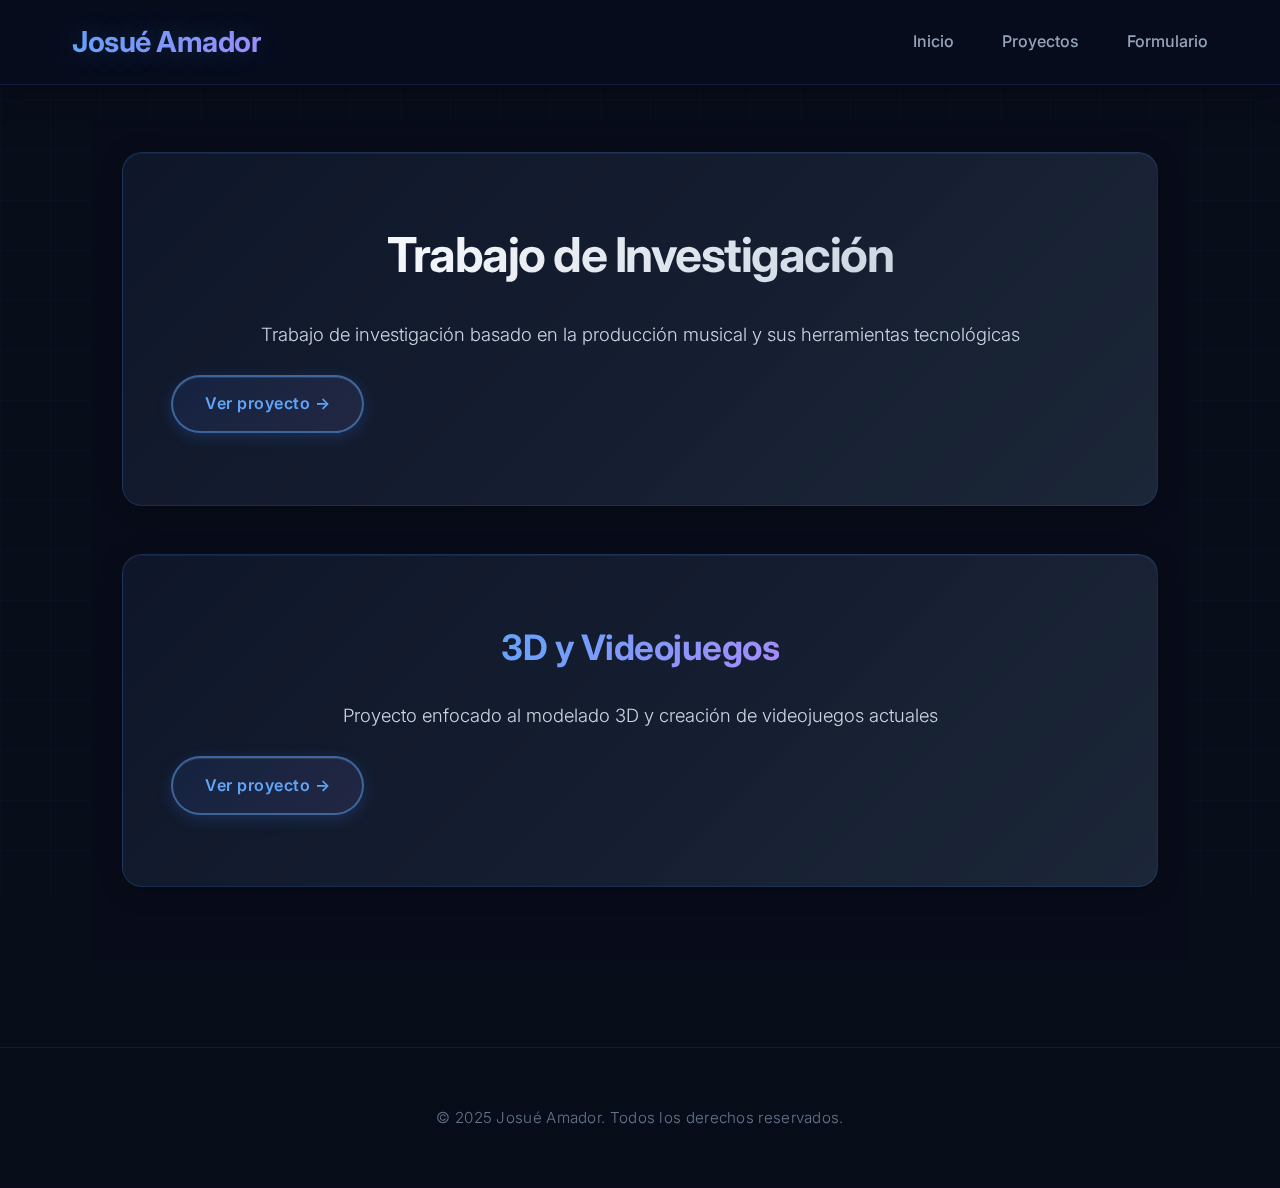
<file: index.html>
<!DOCTYPE html>
<html lang="es">
<head>
  <meta charset="UTF-8">
  <meta name="viewport" content="width=device-width, initial-scale=1.0">
  <title>Josué Amador</title>
  <link rel="stylesheet" href="index.css">
  <link href="https://fonts.googleapis.com/css2?family=Inter:wght@300;400;500;600;700&display=swap" rel="stylesheet">
</head>
<body>

  <header>
    <nav>
      <div class="logo">Josué Amador</div>
      <div class="nav-links">
        <a href="index.html">Inicio</a>
        <a href="proyectos.html">Proyectos</a>
        <a href="formulario.html">Formulario</a>
      </div>
    </nav>
  </header>

  <main>
    <!-- Proyecto 1 con enlace al detalle -->
    <section class="hero">
      <h1><a href="proyecto1.html" class="project-link">Trabajo de Investigación</a></h1>
      <p>Trabajo de investigación basado en la producción musical y sus herramientas tecnológicas</p>
      <a href="proyecto1.html" class="btn">Ver proyecto →</a>
    </section>

    <!-- Proyecto 2 con enlace al detalle -->
    <section class="services">
      <h2><a href="proyecto2.html" class="project-link">3D y Videojuegos</a></h2>
      <p>Proyecto enfocado al modelado 3D y creación de videojuegos actuales</p>
      <a href="proyecto2.html" class="btn">Ver proyecto →</a>
    </section>
  </main>

  <footer>
    <div class="footer-content">
      <p>© 2025 Josué Amador. Todos los derechos reservados.</p>
    </div>
  </footer>

</body>
</html>
</file>
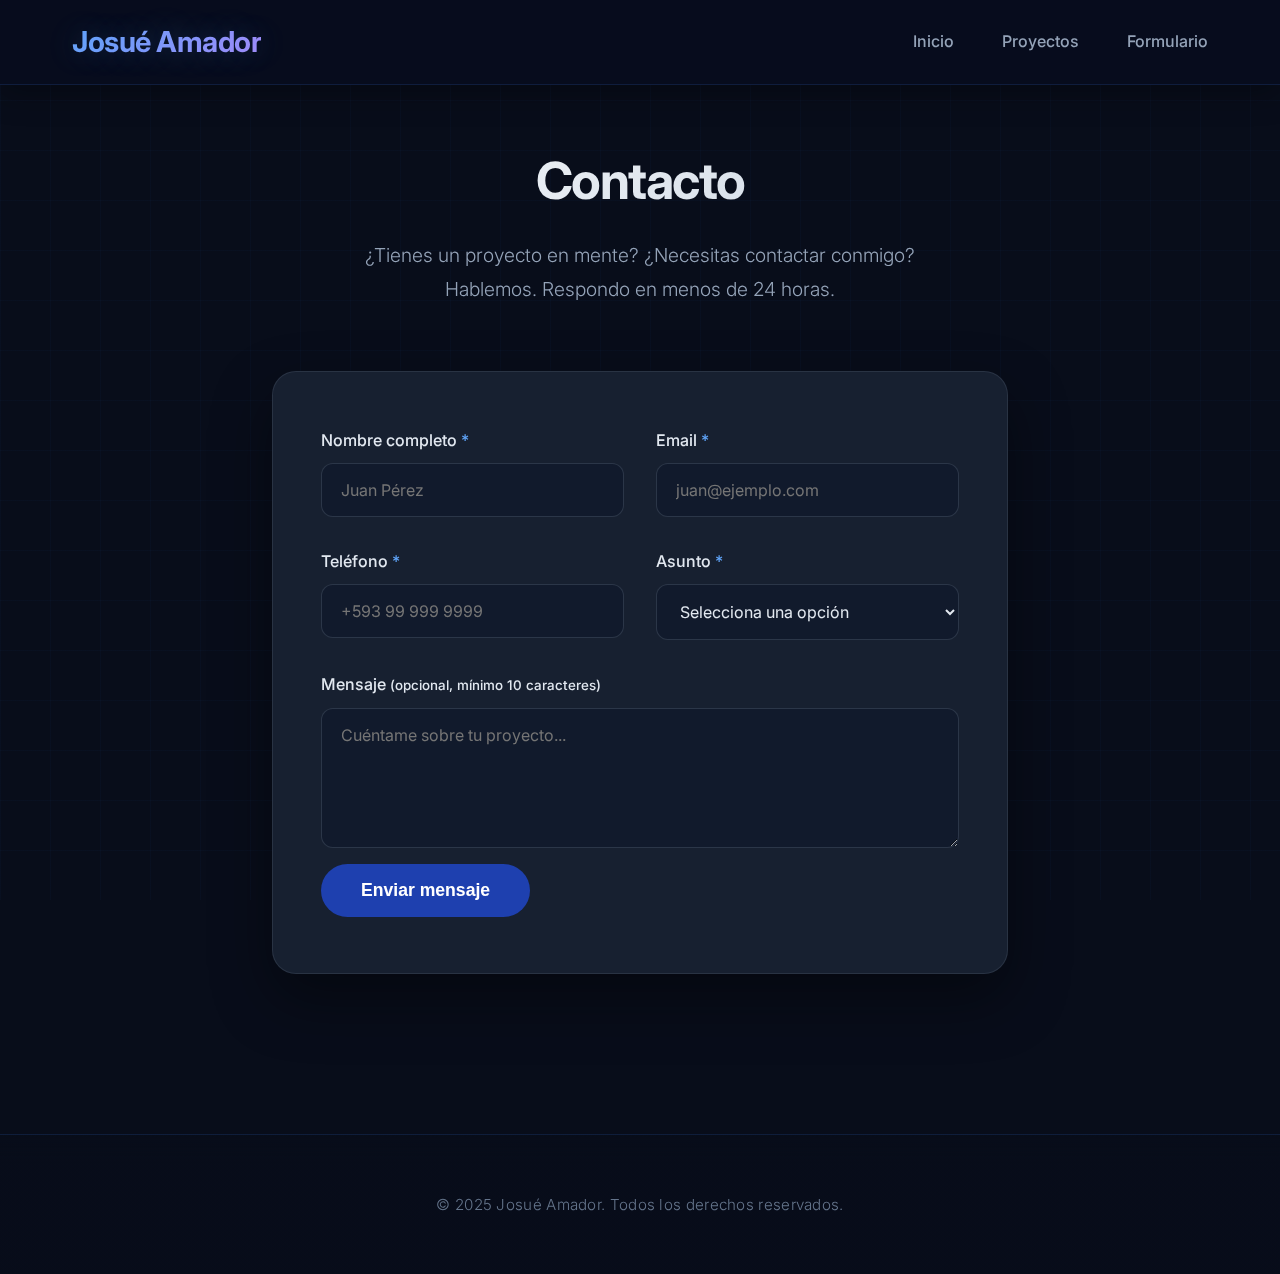
<file: formulario.html>
<!DOCTYPE html>
<html lang="es">
<head>
  <meta charset="UTF-8">
  <meta name="viewport" content="width=device-width, initial-scale=1.0">
  <title>Contacto</title>
  <link rel="stylesheet" href="index.css">
  <link href="https://fonts.googleapis.com/css2?family=Inter:wght@300;400;500;600;700&display=swap" rel="stylesheet">

  <style>
    .contact-container {
      max-width: 800px;
      margin: 140px auto 10rem;
      padding: 0 2rem;
    }

    .contact-header {
      text-align: center;
      margin-bottom: 4rem;
    }

    .contact-header h1 {
      font-size: 3.2rem;
      color: #f8fafc;
      margin-bottom: 1rem;
    }

    .contact-header p {
      font-size: 1.2rem;
      color: #94a3b8;
    max-width: 600px;
      margin: 0 auto;
    }

    .contact-form {
      background: rgba(30, 41, 59, 0.7);
      backdrop-filter: blur(12px);
      border: 1px solid rgba(148, 163, 184, 0.15);
      border-radius: 24px;
      padding: 3.5rem 3rem;
      box-shadow: 0 25px 60px rgba(0, 0, 0, 0.4);
    }

    .form-grid {
      display: grid;
      grid-template-columns: repeat(auto-fit, minmax(300px, 1fr));
      gap: 2rem;
      margin-bottom: 2rem;
    }

    .form-group {
      display: flex;
      flex-direction: column;
    }

    label {
      color: #e2e8f0;
      font-weight: 500;
      margin-bottom: 0.6rem;
      font-size: 1rem;
    }

    input, select, textarea {
      background: rgba(15, 23, 42, 0.6);
      border: 1px solid rgba(148, 163, 184, 0.2);
      border-radius: 12px;
      padding: 1rem 1.2rem;
      color: #e2e8f0;
      font-family: 'Inter', sans-serif;
      font-size: 1rem;
      transition: all 0.3s ease;
    }

    input:focus, select:focus, textarea:focus {
      outline: none;
      border-color: #60a5fa;
      box-shadow: 0 0 0 3px rgba(96, 165, 250, 0.2);
      background: rgba(15, 23, 42, 0.9);
    }

    textarea {
      min-height: 140px;
      resize: vertical;
    }

    .full-width {
      grid-column: 1 / -1;
    }

    button {
      background: #1e40af;
      color: white;
      border: none;
      padding: 1rem 2.5rem;
      font-size: 1.1rem;
      font-weight: 600;
      border-radius: 50px;
      cursor: pointer;
      transition: all 0.4s ease;
      margin-top: 1rem;
    }

    button:hover {
      background: #60a5fa;
      transform: translateY(-3px);
      box-shadow: 0 15px 30px rgba(96, 165, 250, 0.4);
    }

    .required {
      color: #60a5fa;
    }

    @media (max-width: 768px) {
      .contact-container { padding: 0 1.5rem; margin-top: 120px; }
      .contact-header h1 { font-size: 2.6rem; }
      .contact-form { padding: 2.5rem 2rem; }
    }
  </style>
</head>
<body>

  <!-- HEADER HEREDADO -->
  <header>
    <nav>
      <div class="logo">Josué Amador</div>
      <div class="nav-links">
        <a href="index.html">Inicio</a>
        <a href="proyectos.html">Proyectos</a>
        <a href="formulario.html">Formulario</a>
      </div>
    </nav>
  </header>

  <!-- FORMULARIO DE CONTACTO -->
  <div class="contact-container">
    <div class="contact-header">
      <h1>Contacto</h1>
      <p>¿Tienes un proyecto en mente? ¿Necesitas contactar conmigo? Hablemos. Respondo en menos de 24 horas.</p>
    </div>

    <form class="contact-form" action="https://formspree.io/f/xxxxxxx" method="POST">
      <!-- CAMBIA AQUÍ TU ID DE FORMSPREE (gratis en 2 minutos) -->
      <!-- Ve a https://formspree.io y crea un formulario → te dará un enlace como este -->

      <div class="form-grid">
        <div class="form-group">
          <label for="name">Nombre completo <span class="required">*</span></label>
          <input type="text" id="name" name="name" required placeholder="Juan Pérez">
        </div>

        <div class="form-group">
          <label for="email">Email <span class="required">*</span></label>
          <input type="email" id="email" name="email" required placeholder="juan@ejemplo.com">
        </div>

        <div class="form-group">
          <label for="phone">Teléfono <span class="required">*</span></label>
          <input type="tel" id="phone" name="phone" required placeholder="+593 99 999 9999">
        </div>

        <div class="form-group">
          <label for="subject">Asunto <span class="required">*</span></label>
          <select id="subject" name="subject" required>
            <option value="" disabled selected>Selecciona una opción</option>
            <option value="proyecto-web">Proyecto Web / App</option>
            <option value="digital-twin">Gemelo Digital / BIM</option>
            <option value="consultoria">Consultoría Técnica</option>
            <option value="colaboracion">Colaboración / Empleo</option>
            <option value="otro">Otro</option>
          </select>
        </div>
      </div>

      <div class="form-group full-width">
        <label for="message">Mensaje <small>(opcional, mínimo 10 caracteres)</small></label>
        <textarea
          id="message"
          name="message"
          placeholder="Cuéntame sobre tu proyecto..."
          minlength="10"></textarea>
      </div>

      <button type="submit">Enviar mensaje</button>
    </form>
  </div>

  <!-- FOOTER HEREDADO -->
  <footer>
    <div class="footer-content">
      <p>© 2025 Josué Amador. Todos los derechos reservados.</p>
    </div>
  </footer>

</body>
</html>
</file>
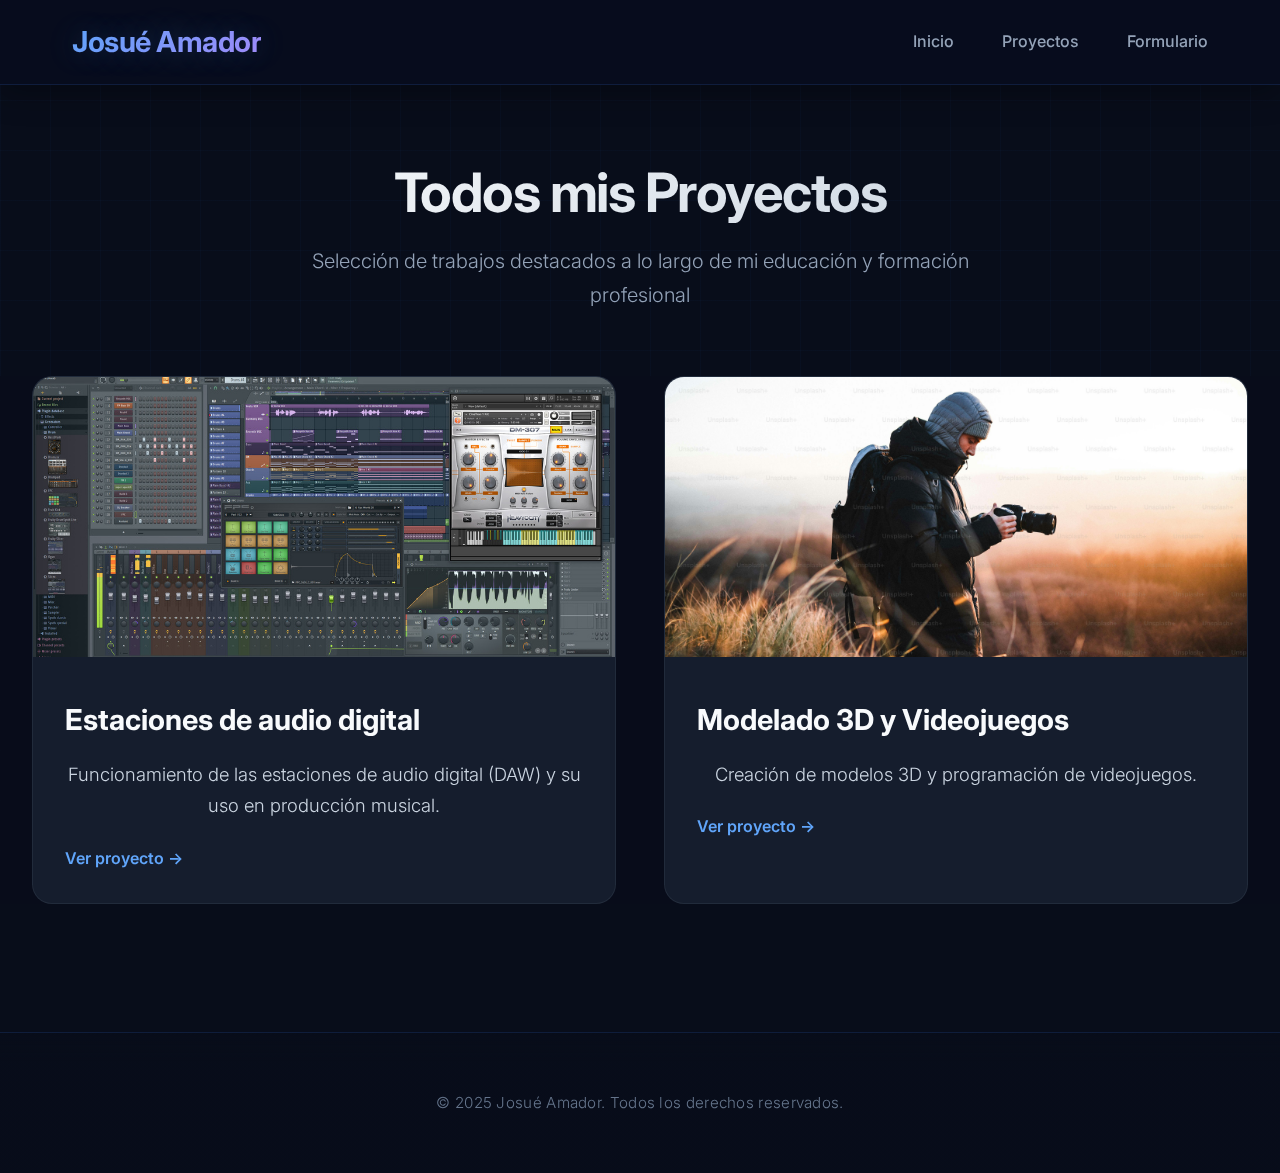
<file: proyectos.html>
<!DOCTYPE html>
<html lang="es">
<head>
  <meta charset="UTF-8">
  <meta name="viewport" content="width=device-width, initial-scale=1.0">
  <title>Todos los Proyectos</title>
  <link rel="stylesheet" href="index.css">
  <link href="https://fonts.googleapis.com/css2?family=Inter:wght@300;400;500;600;700&display=swap" rel="stylesheet">

  <style>
    /* Título principal de la página - CORREGIDO */
    .page-header {
      text-align: center;
      padding: 160px 2rem 4rem;   /* Espacio suficiente debajo del menú fijo */
      max-width: 1000px;
      margin: 0 auto;
    }

    .page-header h1 {
      font-size: 3.4rem;
      color: #f8fafc;
      margin-bottom: 1.2rem;
      line-height: 1.2;
    }

    .page-header p {
      font-size: 1.25rem;
      color: #94a3b8;
      max-width: 700px;
      margin: 0 auto;
      line-height: 1.7;
    }

    .projects-grid {
      display: grid;
      grid-template-columns: repeat(auto-fit, minmax(500px, 1fr));
      gap: 3rem;
      max-width: 1300px;
      margin: 0 auto 8rem;
      padding: 0 2rem;
    }

    .project-card {
      background: rgba(30, 41, 59, 0.6);
      border: 1px solid rgba(148, 163, 184, 0.1);
      border-radius: 20px;
      overflow: hidden;
      transition: all 0.4s ease;
      text-decoration: none;
    }

    .project-card:hover {
      transform: translateY(-20px);
      box-shadow: 0 35px 70px rgba(0, 0, 0, 0.6);
      border-color: rgba(96, 165, 250, 0.4);
    }

    .project-card img {
      width: 100%;
      height: 280px;
      object-fit: cover;
    }

    .card-content {
      padding: 2rem;
      color: #cbd5e1;
    }

    .card-content h3 {
      font-size: 1.8rem;
      color: #f8fafc;
      margin-bottom: 1rem;
    }

    .card-content p {
      margin-bottom: 1.5rem;
      line-height: 1.7;
    }

    .card-link {
      color: #60a5fa;
      font-weight: 600;
      text-decoration: none;
      border-bottom: 2px solid transparent;
      transition: all 0.3s;
    }

    .card-link:hover {
      border-color: #60a5fa;
    }

    @media (max-width: 768px) {
      .page-header {
        padding: 140px 1.5rem 3rem;
      }
      .page-header h1 { font-size: 2.8rem; }
      .projects-grid {
        grid-template-columns: 1fr;
        padding: 0 1.5rem;
      }
    }
  </style>
</head>
<body>

  <!-- HEADER CON NAV (igual que siempre) -->
  <header>
    <nav>
      <div class="logo">Josué Amador</div>
      <div class="nav-links">
        <a href="index.html">Inicio</a>
        <a href="proyectos.html">Proyectos</a>
        <a href="formulario.html">Formulario</a>
      </div>
    </nav>
  </header>

  <!-- TÍTULO BIEN CENTRADO Y CON ESPACIO -->
  <div class="page-header">
    <h1>Todos mis Proyectos</h1>
    <p>Selección de trabajos destacados a lo largo de mi educación y formación profesional</p>
  </div>

  <!-- GRID DE PROYECTOS -->
  <main class="projects-grid">

    <a href="proyecto1.html" class="project-card">
      <img src="proyecto1-preview.jpeg" alt="Plataforma Banca">
      <div class="card-content">
        <h3>Estaciones de audio digital</h3>
        <p>Funcionamiento de las estaciones de audio digital (DAW) y su uso en producción musical.</p>
        <span class="card-link">Ver proyecto →</span>
      </div>
    </a>

    <a href="proyecto2.html" class="project-card">
      <img src="proyecto2-preview.jpeg" alt="Torre Aurora">
      <div class="card-content">
        <h3>Modelado 3D y Videojuegos</h3>
        <p>Creación de modelos 3D y programación de videojuegos.</p>
        <span class="card-link">Ver proyecto →</span>
      </div>
    </a>

  </main>

  <!-- FOOTER HEREDADO -->
  <footer>
    <div class="footer-content">
      <p>© 2025 Josué Amador. Todos los derechos reservados.</p>
    </div>
  </footer>

</body>
</html>
</file>
<file: index.css>
* {
  margin: 0;
  padding: 0;
  box-sizing: border-box;
}

body {
  font-family: 'Inter', -apple-system, BlinkMacSystemFont, 'Segoe UI', sans-serif;
  background: #080d1a;
  color: #e2e8f0;
  line-height: 1.6;
  min-height: 100vh;
  position: relative;
  overflow-x: hidden;
}

/* Efecto de grid tecnológico de fondo */
body::before {
  content: '';
  position: fixed;
  top: 0;
  left: 0;
  width: 100%;
  height: 100%;
  background-image:
    linear-gradient(rgba(59, 130, 246, 0.03) 1px, transparent 1px),
    linear-gradient(90deg, rgba(59, 130, 246, 0.03) 1px, transparent 1px);
  background-size: 50px 50px;
  pointer-events: none;
  z-index: 0;
}

/* Header con efecto glassmorphism mejorado */
header {
  background: rgba(8, 13, 26, 0.7);
  backdrop-filter: blur(20px) saturate(180%);
  -webkit-backdrop-filter: blur(20px) saturate(180%);
  border-bottom: 1px solid rgba(59, 130, 246, 0.15);
  position: fixed;
  top: 0;
  width: 100%;
  z-index: 1000;
  padding: 1.2rem 0;
  box-shadow: 0 8px 32px rgba(0, 0, 0, 0.3);
}

nav {
  max-width: 1200px;
  margin: 0 auto;
  display: flex;
  justify-content: space-between;
  align-items: center;
  padding: 0 2rem;
  position: relative;
  z-index: 1;
}

.logo {
  font-size: 1.8rem;
  font-weight: 700;
  background: linear-gradient(135deg, #60a5fa 0%, #a78bfa 100%);
  -webkit-background-clip: text;
  -webkit-text-fill-color: transparent;
  background-clip: text;
  color: transparent;
  letter-spacing: -0.5px;
  text-shadow: 0 0 30px rgba(96, 165, 250, 0.3);
}

.nav-links {
  display: flex;
  gap: 3rem;
}

.nav-links a {
  color: #94a3b8;
  text-decoration: none;
  font-weight: 500;
  font-size: 1rem;
  position: relative;
  transition: all 0.3s cubic-bezier(0.4, 0, 0.2, 1);
  padding: 0.5rem 0;
}

.nav-links a:hover {
  color: #60a5fa;
  text-shadow: 0 0 20px rgba(96, 165, 250, 0.5);
}

.nav-links a::after {
  content: '';
  position: absolute;
  width: 0;
  height: 2px;
  bottom: 0;
  left: 50%;
  background: linear-gradient(90deg, transparent, #60a5fa, transparent);
  transition: all 0.4s cubic-bezier(0.4, 0, 0.2, 1);
  transform: translateX(-50%);
  box-shadow: 0 0 10px rgba(96, 165, 250, 0.8);
}

.nav-links a:hover::after {
  width: 100%;
}

/* Contenido principal */
main {
  margin-top: 120px;
  padding: 2rem;
  max-width: 1100px;
  margin-left: auto;
  margin-right: auto;
  position: relative;
  z-index: 1;
  background: rgba(8, 13, 26, 0.95);
}

/* Secciones con diseño tech futurista */
section {
  background: linear-gradient(135deg, rgba(15, 23, 42, 0.95) 0%, rgba(30, 41, 59, 0.9) 100%);
  border: 1px solid rgba(59, 130, 246, 0.2);
  border-radius: 20px;
  padding: 4rem 3rem;
  margin-bottom: 3rem;
  transition: all 0.5s cubic-bezier(0.4, 0, 0.2, 1);
  position: relative;
  overflow: hidden;
  box-shadow:
    0 4px 24px rgba(0, 0, 0, 0.3),
    inset 0 1px 0 rgba(255, 255, 255, 0.05);
}

/* Efecto de escaneo horizontal */
section::before {
  content: '';
  position: absolute;
  top: 0;
  left: -100%;
  width: 100%;
  height: 100%;
  background: linear-gradient(90deg,
    transparent,
    rgba(59, 130, 246, 0.15),
    rgba(167, 139, 250, 0.1),
    transparent
  );
  transition: 0.8s cubic-bezier(0.4, 0, 0.2, 1);
}

section:hover::before {
  left: 100%;
}

/* Esquinas brillantes */
section::after {
  content: '';
  position: absolute;
  top: 0;
  right: 0;
  width: 100px;
  height: 100px;
  background: radial-gradient(circle at top right, rgba(96, 165, 250, 0.2), transparent 70%);
  opacity: 0;
  transition: opacity 0.5s ease;
}

section:hover::after {
  opacity: 1;
}

section:hover {
  transform: translateY(-8px) scale(1.01);
  box-shadow:
    0 20px 60px rgba(59, 130, 246, 0.2),
    0 0 0 1px rgba(96, 165, 250, 0.3),
    inset 0 1px 0 rgba(255, 255, 255, 0.1);
  border-color: rgba(96, 165, 250, 0.4);
  background: linear-gradient(135deg, rgba(15, 23, 42, 0.8) 0%, rgba(30, 41, 59, 0.7) 100%);
}

/* Tipografía mejorada */
h1, h2 {
  text-align: center;
  margin-bottom: 1.5rem;
  font-weight: 700;
  position: relative;
}

h1 {
  font-size: 3rem;
  background: linear-gradient(135deg, #f8fafc 0%, #cbd5e1 100%);
  -webkit-background-clip: text;
  -webkit-text-fill-color: transparent;
  background-clip: text;
  color: transparent;
  letter-spacing: -1.5px;
}

h2 {
  font-size: 2.2rem;
  background: linear-gradient(135deg, #60a5fa 0%, #a78bfa 100%);
  -webkit-background-clip: text;
  -webkit-text-fill-color: transparent;
  background-clip: text;
  color: transparent;
  letter-spacing: -0.5px;
}

p {
  font-size: 1.15rem;
  color: #cbd5e1;
  text-align: center;
  max-width: 800px;
  margin: 0 auto;
  font-weight: 300;
  line-height: 1.8;
}

/* Footer futurista */
footer {
  background: linear-gradient(180deg, transparent 0%, rgba(8, 13, 26, 0.95) 20%);
  backdrop-filter: blur(20px);
  padding: 3rem 1rem;
  border-top: 1px solid rgba(59, 130, 246, 0.15);
  margin-top: 5rem;
  position: relative;
  z-index: 1;
}

.footer-content {
  max-width: 800px;
  margin: 0 auto;
  text-align: center;
}

.footer-content p {
  color: #64748b;
  font-size: 0.95rem;
  margin: 0.5rem 0;
  letter-spacing: 0.3px;
}

/* Enlaces de proyectos con efecto tech */
.project-link {
  background: inherit;
  -webkit-background-clip: text;
  -webkit-text-fill-color: transparent;
  background-clip: text;
  color: transparent;
  text-decoration: none;
  transition: all 0.3s ease;
  position: relative;
  display: inline-block;
}

h1 .project-link {
  background: linear-gradient(135deg, #f8fafc 0%, #cbd5e1 100%);
  -webkit-background-clip: text;
  -webkit-text-fill-color: transparent;
  background-clip: text;
}

h2 .project-link {
  background: linear-gradient(135deg, #60a5fa 0%, #a78bfa 100%);
  -webkit-background-clip: text;
  -webkit-text-fill-color: transparent;
  background-clip: text;
}

.project-link:hover {
  opacity: 0.8;
  transform: translateY(-2px);
}

/* Botón futurista mejorado */
.btn {
  display: inline-block;
  margin-top: 1.5rem;
  padding: 0.9rem 2rem;
  background: linear-gradient(135deg, rgba(59, 130, 246, 0.1) 0%, rgba(167, 139, 250, 0.1) 100%);
  color: #60a5fa;
  border: 2px solid rgba(96, 165, 250, 0.5);
  border-radius: 50px;
  text-decoration: none;
  font-weight: 600;
  transition: all 0.4s cubic-bezier(0.4, 0, 0.2, 1);
  position: relative;
  overflow: hidden;
  letter-spacing: 0.5px;
  box-shadow:
    0 4px 15px rgba(59, 130, 246, 0.2),
    inset 0 1px 0 rgba(255, 255, 255, 0.1);
}

.btn::before {
  content: '';
  position: absolute;
  top: 50%;
  left: 50%;
  width: 0;
  height: 0;
  border-radius: 50%;
  background: rgba(96, 165, 250, 0.3);
  transform: translate(-50%, -50%);
  transition: width 0.6s ease, height 0.6s ease;
}

.btn:hover::before {
  width: 300px;
  height: 300px;
}

.btn:hover {
  background: linear-gradient(135deg, #60a5fa 0%, #a78bfa 100%);
  color: #0a0f1e;
  transform: translateY(-4px);
  border-color: #60a5fa;
  box-shadow:
    0 15px 35px rgba(96, 165, 250, 0.4),
    0 0 20px rgba(96, 165, 250, 0.3);
}

/* Animación de parpadeo sutil para elementos tech */
@keyframes pulse-glow {
  0%, 100% { opacity: 1; }
  50% { opacity: 0.7; }
}

/* Responsive mejorado */
@media (max-width: 768px) {
  nav {
    flex-direction: column;
    gap: 1rem;
    padding: 1rem;
  }

  .nav-links {
    gap: 1.8rem;
  }

  h1 {
    font-size: 2.5rem;
    letter-spacing: -1px;
  }

  h2 {
    font-size: 1.8rem;
  }

  section {
    padding: 3rem 2rem;
    border-radius: 16px;
  }

  section:hover {
    transform: translateY(-6px) scale(1.005);
  }

  .btn {
    padding: 0.8rem 1.6rem;
    font-size: 0.95rem;
  }
}

/* Scroll suave */
html {
  scroll-behavior: smooth;
}
</file>
